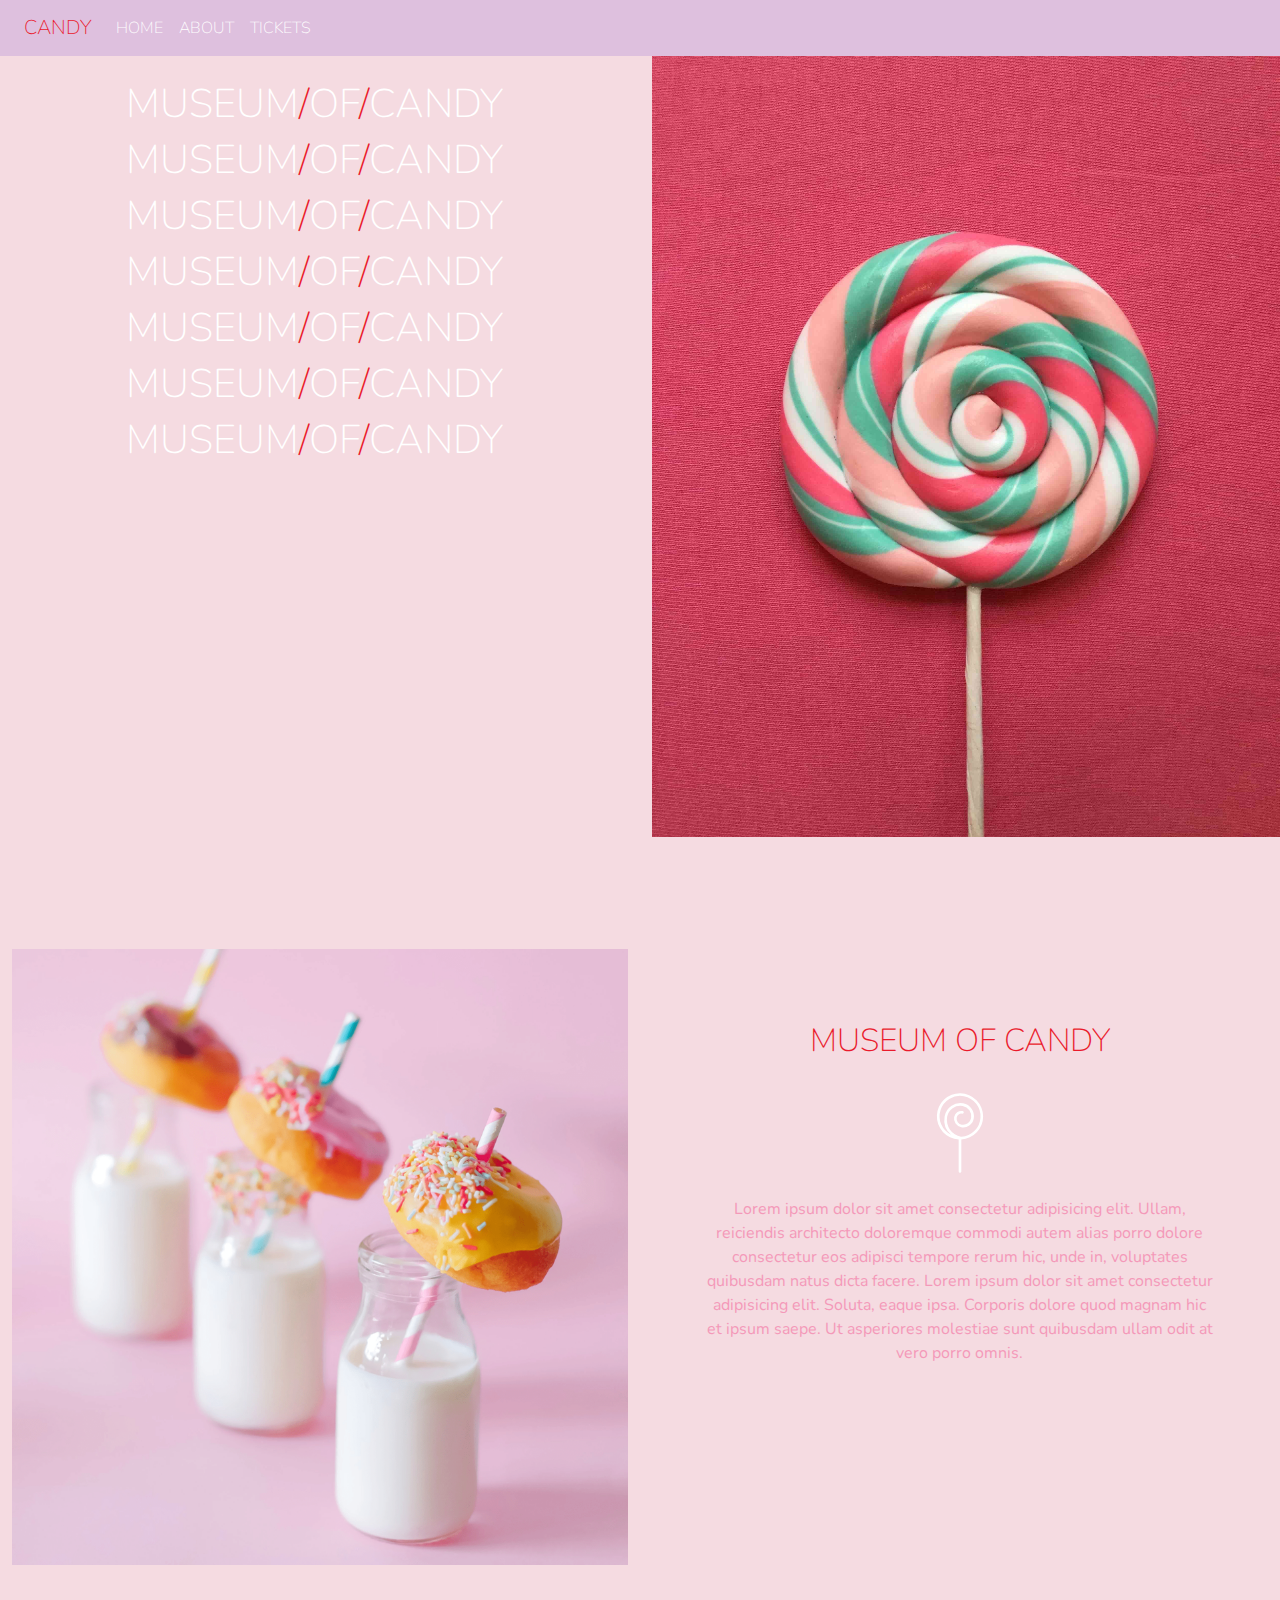
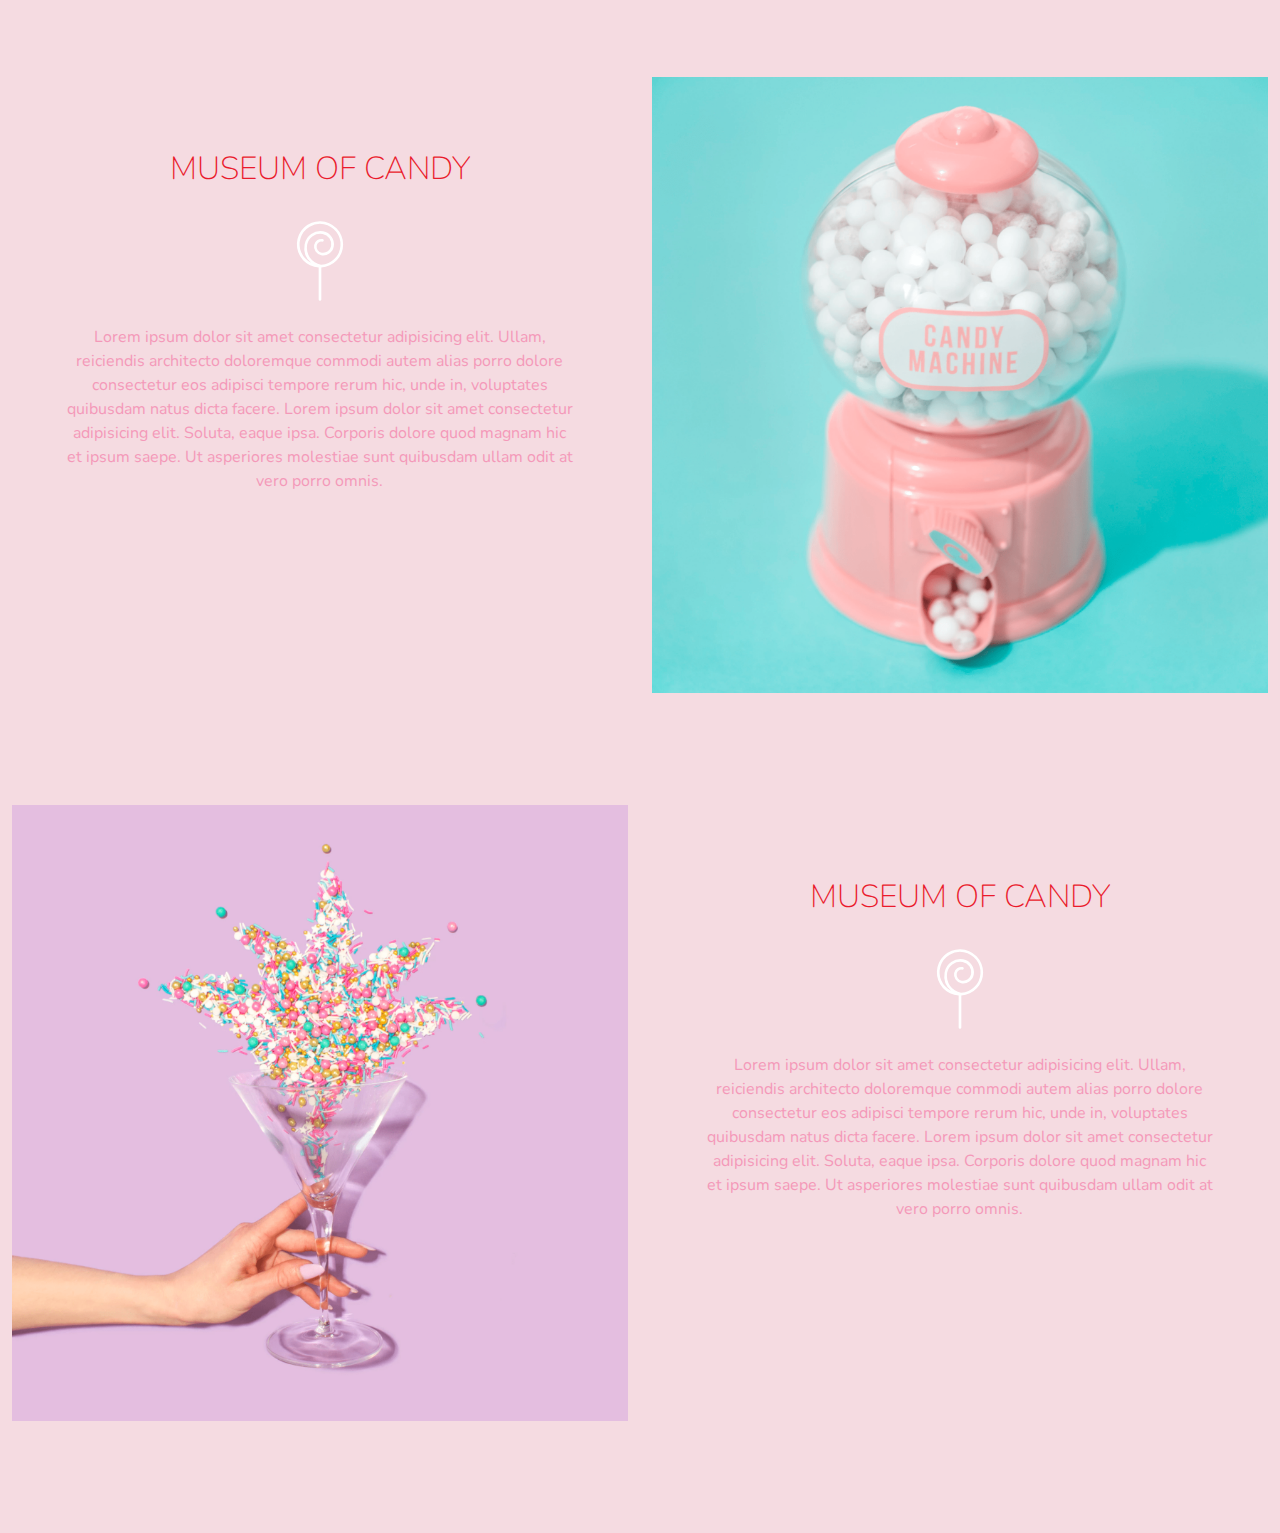
<file: index.html>
<!DOCTYPE html>
<html lang="en">
<head>
    <meta charset="UTF-8">
    <meta http-equiv="X-UA-Compatible" content="IE=edge">
    <meta name="viewport" content="width=device-width, initial-scale=1.0">
    <title>Museum of Candy</title>
    <!--fonts-->
    <link href="https://fonts.googleapis.com/css?family=Nunito:200,300,400,700" rel="stylesheet">

    <!-- Bootstrap CSS -->
    <link rel="stylesheet" href="./bootstrap-5.0.2-dist/css/bootstrap.min.css">
    <!--custom CSS-->
    <link rel="stylesheet" href="./index.css">
    <script>
      window.typetura={
        selectors:[
          "fs-nav",
          "fs-heading",
          "fs-sub-h",
          "fs-p"
        ]
      }
    </script>
    <script src="typetura.min.js"></script> 
</head>
<body>
  <nav id="navigation" class="container-fluid navbar navbar-expand-md navbar-light bg-pink position-fixed">
    <div class="container-fluid ">
      <a class="navbar-brand txt-red fs-nav uppercase fw" href="#">Candy</a>
      <button class="navbar-toggler" type="button" data-bs-toggle="collapse" data-bs-target="#navlink" aria-controls="navbarSupportedContent" aria-expanded="false" aria-label="Toggle navigation">
        <span class="navbar-toggler-icon"></span>
      </button>
      <div class="collapse navbar-collapse" id="navlink">
        <ul class="navbar-nav">
          <li class="nav-item"><a class="nav-link uppercase txt-white fs-nav fw " href="#hero-section">home</a></li>
          <li class="nav-item"><a class="nav-link uppercase txt-white fs-nav fw " href="#about">About</a></li>
          <li class="nav-item"><a class="nav-link uppercase txt-white fs-nav fw " href="#tickets">tickets</a></li>
        </ul>
      </div>
    </div>
  </nav>
  <section id="hero-section">
    <div class="row mb-5">
      <div class="col-6 align-items-center justify-content-center txt-align p-5 d-none d-lg-block">
        <h1 class="fs-heading letter-space txt-white uppercase fw">Museum<span class="txt-red">/</span>of<span class="txt-red">/</span>candy</h1>
        <h1 class="fs-heading letter-space txt-white uppercase fw">Museum<span class="txt-red">/</span>of<span class="txt-red">/</span>candy</h1>
        <h1 class="fs-heading letter-space txt-white uppercase fw">Museum<span class="txt-red">/</span>of<span class="txt-red">/</span>candy</h1>
        <h1 class="fs-heading letter-space txt-white uppercase fw">Museum<span class="txt-red">/</span>of<span class="txt-red">/</span>candy</h1>
        <h1 class="fs-heading letter-space txt-white uppercase fw">Museum<span class="txt-red">/</span>of<span class="txt-red">/</span>candy</h1>
        <h1 class="fs-heading letter-space txt-white uppercase fw">Museum<span class="txt-red">/</span>of<span class="txt-red">/</span>candy</h1>
        <h1 class="fs-heading letter-space txt-white uppercase fw">Museum<span class="txt-red">/</span>of<span class="txt-red">/</span>candy</h1>
      </div>
      <div class="col-md-12 col-lg-6">
        <img class="img-fluid" src="hand2-min.jpg" alt="">
      </div>
    </div>
  </section>
  <section id="about" class="container-fluid">
    <div class="row align-items-center content mb-5">
      <div class="col-md-12 col-lg-6 order-2 order-lg-0">
        <img src="milk-min.png" alt="" class="img-fluid">
      </div>
      <div class="col-md-12 col-lg-6 text-center">
        <div class="row justify-content-center">
          <div class="col-10 mb-5 mb-md-0">
            <h2 class="txt-red fs-sub-h fw uppercase">museum of Candy</h2>
            <img class="p-atuo m-auto d-none d-lg-block" src="lolli_icon-min.png" alt="">
            <p class="leading txt-p fs-p">Lorem ipsum dolor sit amet consectetur adipisicing elit. Ullam, reiciendis architecto doloremque commodi autem alias porro dolore consectetur eos adipisci tempore rerum hic, unde in, voluptates quibusdam natus dicta facere. Lorem ipsum dolor sit amet consectetur adipisicing elit. Soluta, eaque ipsa. Corporis dolore quod magnam hic et ipsum saepe. Ut asperiores molestiae sunt quibusdam ullam odit at vero porro omnis.</p>
          </div>
        </div>
      </div>
    </div>
  </section>
  <section class="container-fluid">
    <div class="row align-items-center content mb-5">
      <div class="col-md-12 col-lg-6 text-center">
        <div class="row justify-content-center">
          <div class="col-10 mb-5 mb-md-0">
            <h2 class="txt-red fs-sub-h fw uppercase">museum of Candy</h2>
            <img class="p-atuo m-auto d-none d-lg-block" src="lolli_icon-min.png" alt="">
            <p class="leading txt-p fs-p">Lorem ipsum dolor sit amet consectetur adipisicing elit. Ullam, reiciendis architecto doloremque commodi autem alias porro dolore consectetur eos adipisci tempore rerum hic, unde in, voluptates quibusdam natus dicta facere. Lorem ipsum dolor sit amet consectetur adipisicing elit. Soluta, eaque ipsa. Corporis dolore quod magnam hic et ipsum saepe. Ut asperiores molestiae sunt quibusdam ullam odit at vero porro omnis.</p>
          </div>
        </div>
      </div>
      <div class="col-md-12 col-lg-6">
        <img src="gumball-min.png" alt="" class="img-fluid">
      </div>
    </div>
  </section>    
  <section id="tickets" class="container-fluid">
    <div class="row align-items-center content mb-5">
      <div class="col-md-12 col-lg-6 order-2 order-lg-0">
        <img src="sprinkles-min.png" alt="" class="img-fluid">
      </div>
      <div class="col-md-12 col-lg-6 text-center">
        <div class="row justify-content-center">
          <div class="col-10 mb-5 mb-md-0">
            <h2 class="txt-red fs-sub-h fw uppercase">museum of Candy</h2>
            <img class="p-atuo m-auto d-none d-lg-block"  src="lolli_icon-min.png" alt="">
            <p class="leading txt-p fs-p">Lorem ipsum dolor sit amet consectetur adipisicing elit. Ullam, reiciendis architecto doloremque commodi autem alias porro dolore consectetur eos adipisci tempore rerum hic, unde in, voluptates quibusdam natus dicta facere. Lorem ipsum dolor sit amet consectetur adipisicing elit. Soluta, eaque ipsa. Corporis dolore quod magnam hic et ipsum saepe. Ut asperiores molestiae sunt quibusdam ullam odit at vero porro omnis.</p>
          </div>
        </div>
      </div>
    </div>
  </section>
<script src="./bootstrap-5.0.2-dist/js/bootstrap.min.js"></script>
</body>
</html>
</file>
<file: index.css>
body{
    background: hsl(347deg 58% 91%);
    font-family: "Nunito", sans-serif;
}
#navigation{
    width: 100%;
}
#navlink a:hover{
    color:hsl(355deg 83% 51%) !important;
}
.bg-pink{
    background-color: hsl(300deg 31% 81%) !important;
}
.txt-red{
    color:hsl(355deg 83% 51%) !important;
}
.txt-white{
    color:white !important;
}
.txt-p{
    color:hsl(339deg 81% 78%) !important;
}
.fs-nav{
    --tt-key: fs-nav !important;
}
@keyframes fs-nav {
    0%{
      font-size:1rem;
    }
    100%{
      font-size: 1.75rem;
    }
  }
.fs-heading{
    --tt-key: fs-heading !important;
}
@keyframes fs-heading {
    0%{
      font-size:2rem;
    }
    100%{
      font-size: 4rem;
    }
  }
.fs-sub-h{
    --tt-key: fs-sub-h !important;
}
@keyframes fs-sub-h {
    0%{
      font-size:1rem;
    }
    50%{
        font-size:1.5rem;
    }
    100%{
      font-size: 2.5rem;
    }
  }
.fs-p{
    --tt-key:fs-p !important;
}
@keyframes fs-p {
    0%{
      font-size:0.75rem;
    }
    100%{
      font-size: 1.5rem;
    }
  }
.uppercase{
    text-transform: uppercase !important;
}
.fw{
    font-weight: 100 !important;
}
.letter-space{
    line-height: 1.2;
}
.txt-align{
    text-align: center !important;
}
.p-5{
    padding-top: 5rem !important;
}
.mb-5{
    margin-bottom: 7rem !important;
}
</file>
